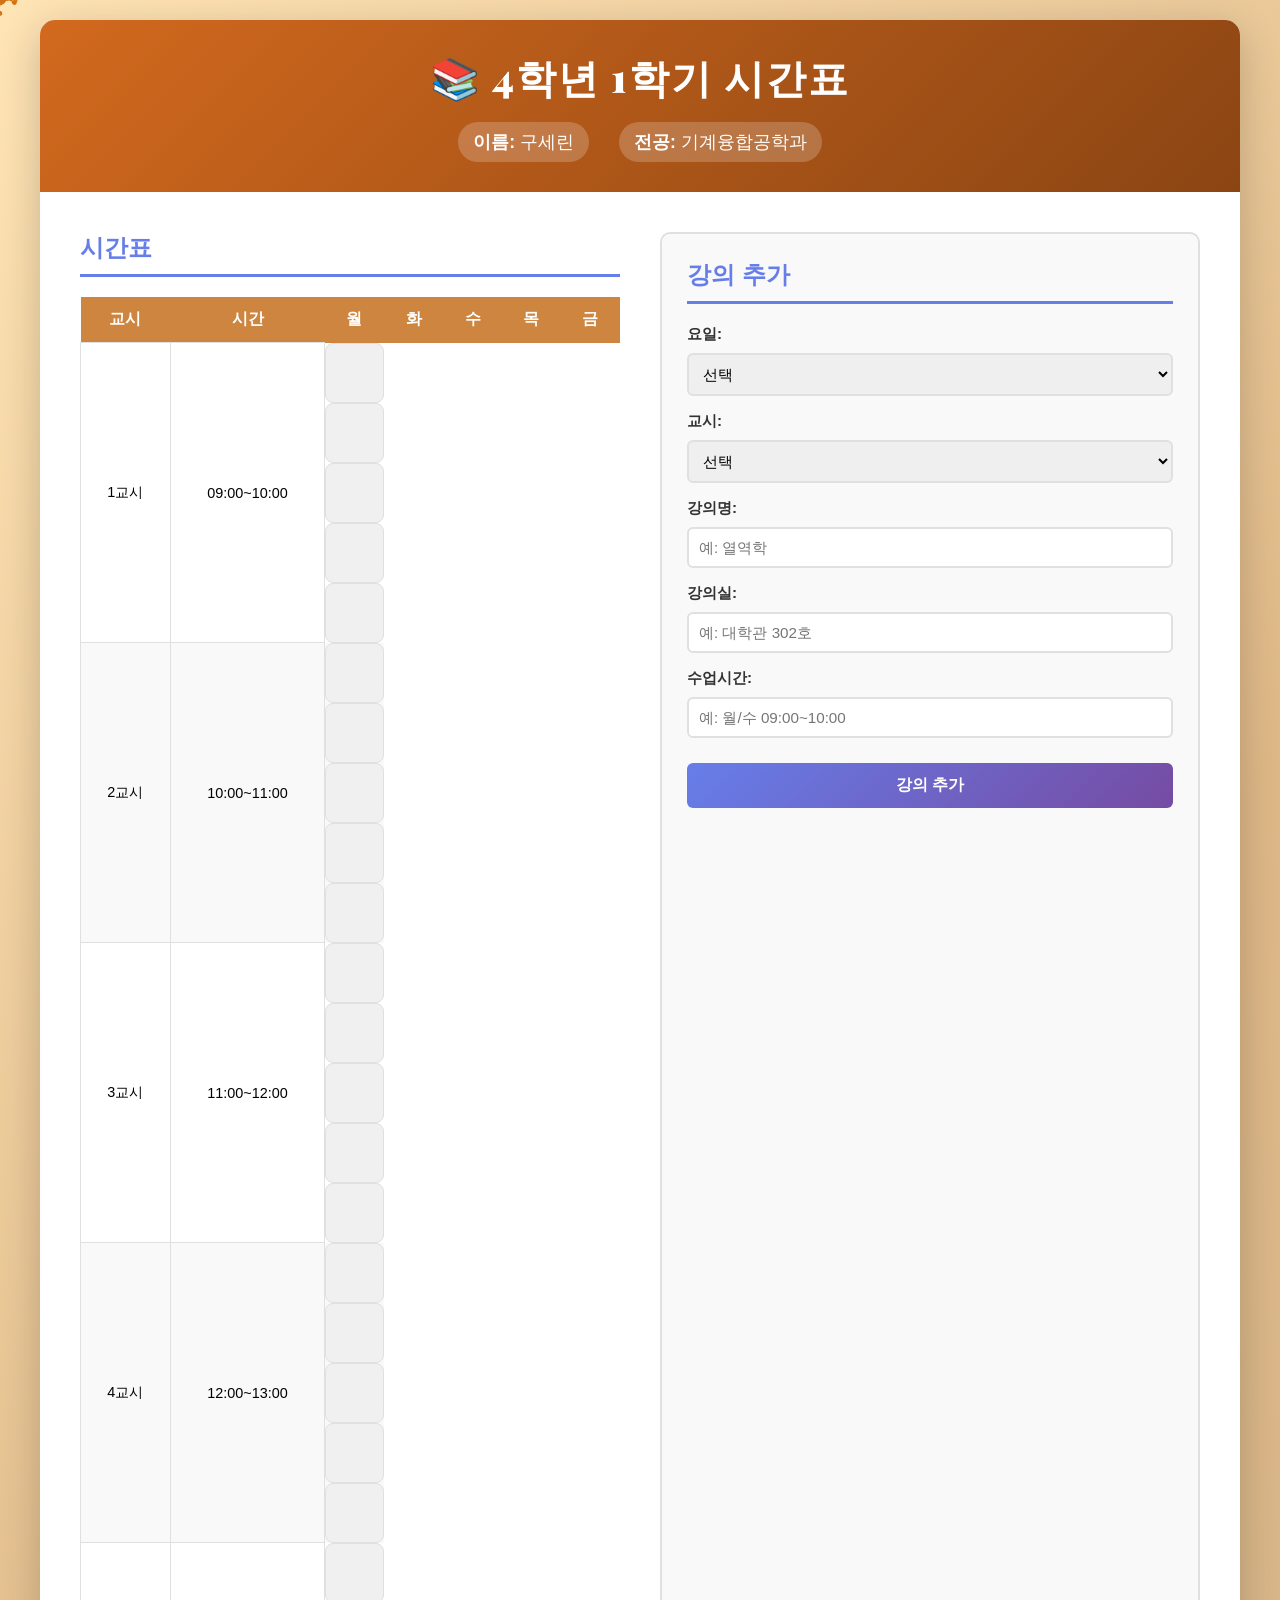
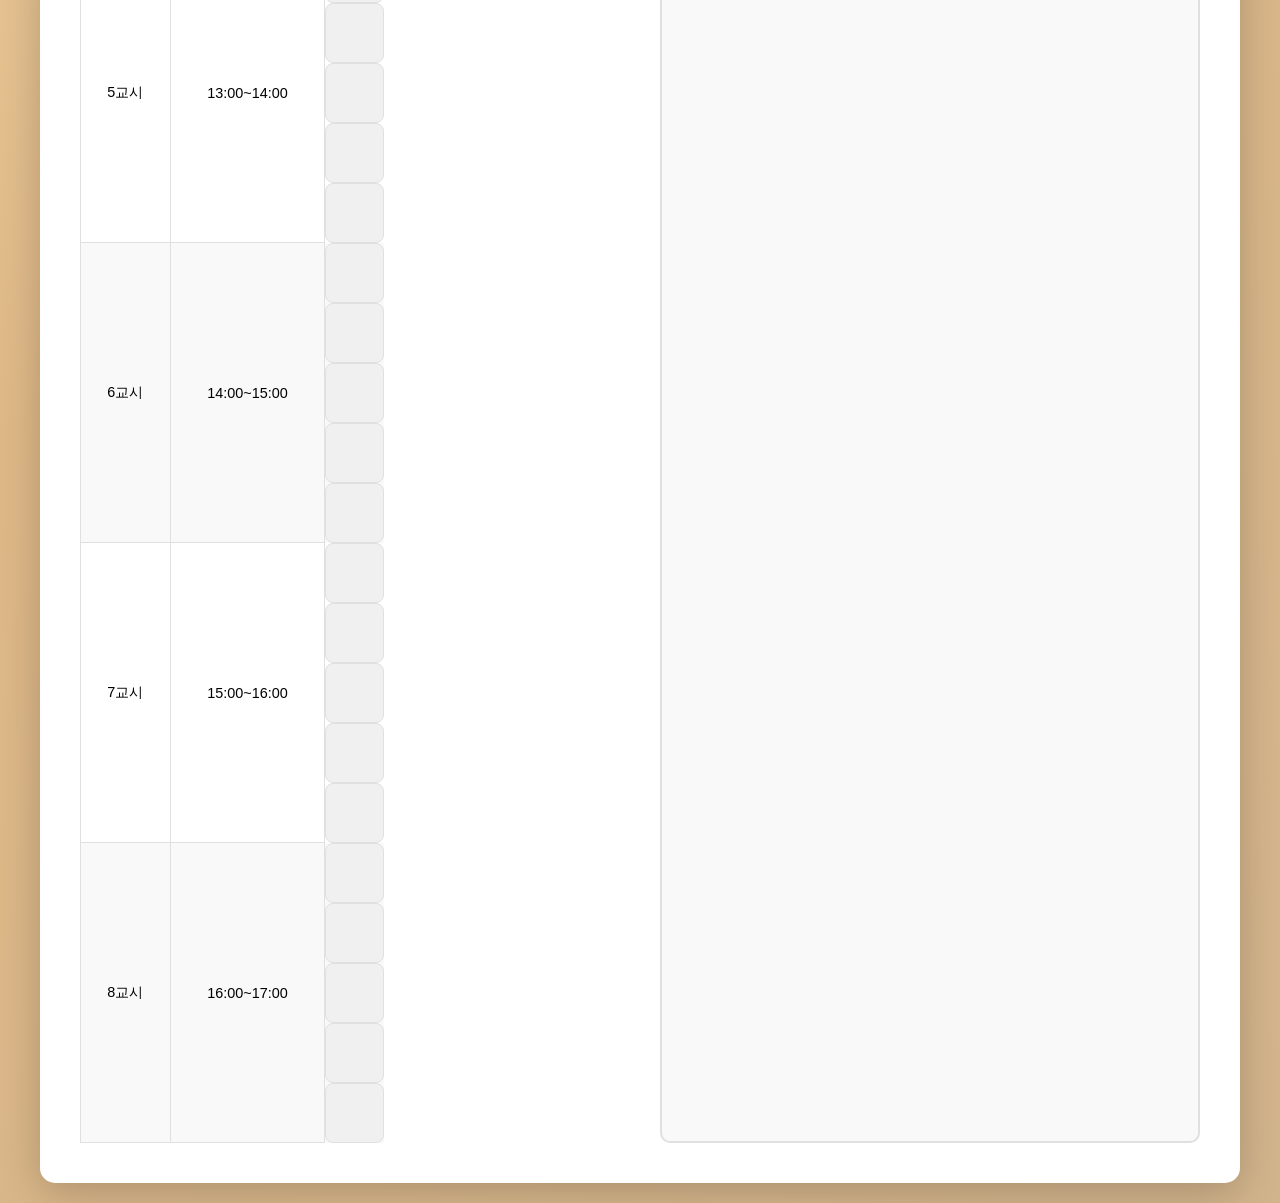
<file: index.html>
<!DOCTYPE html>
<html lang="ko">
<head>
    <meta charset="UTF-8">
    <meta name="viewport" content="width=device-width, initial-scale=1.0">
    <title>4학년 1학기 시간표</title>
    <link rel="preconnect" href="https://fonts.googleapis.com">
    <link rel="preconnect" href="https://fonts.gstatic.com" crossorigin>
    <link href="https://fonts.googleapis.com/css2?family=Playfair+Display:wght@700;900&display=swap" rel="stylesheet">
    <link rel="stylesheet" href="style.css">
</head>
<body>
    <div class="custom-cursor">🥐</div>
    <div class="container">
        <header>
            <h1>📚 4학년 1학기 시간표</h1>
            <div class="student-info">
                <p><strong>이름:</strong> 구세린</p>
                <p><strong>전공:</strong> 기계융합공학과</p>
            </div>
        </header>

        <main>
            <div class="schedule-wrapper">
                <!-- 시간표 -->
                <section class="schedule-section">
                    <h2>시간표</h2>
                    <table class="timetable">
                        <thead>
                            <tr>
                                <th>교시</th>
                                <th>시간</th>
                                <th>월</th>
                                <th>화</th>
                                <th>수</th>
                                <th>목</th>
                                <th>금</th>
                            </tr>
                        </thead>
                        <tbody id="timetableBody">
                            <tr>
                                <td>1교시</td>
                                <td>09:00~10:00</td>
                                <td class="subject" data-day="0" data-period="0"></td>
                                <td class="subject" data-day="1" data-period="0"></td>
                                <td class="subject" data-day="2" data-period="0"></td>
                                <td class="subject" data-day="3" data-period="0"></td>
                                <td class="subject" data-day="4" data-period="0"></td>
                            </tr>
                            <tr>
                                <td>2교시</td>
                                <td>10:00~11:00</td>
                                <td class="subject" data-day="0" data-period="1"></td>
                                <td class="subject" data-day="1" data-period="1"></td>
                                <td class="subject" data-day="2" data-period="1"></td>
                                <td class="subject" data-day="3" data-period="1"></td>
                                <td class="subject" data-day="4" data-period="1"></td>
                            </tr>
                            <tr>
                                <td>3교시</td>
                                <td>11:00~12:00</td>
                                <td class="subject" data-day="0" data-period="2"></td>
                                <td class="subject" data-day="1" data-period="2"></td>
                                <td class="subject" data-day="2" data-period="2"></td>
                                <td class="subject" data-day="3" data-period="2"></td>
                                <td class="subject" data-day="4" data-period="2"></td>
                            </tr>
                            <tr>
                                <td>4교시</td>
                                <td>12:00~13:00</td>
                                <td class="subject" data-day="0" data-period="3"></td>
                                <td class="subject" data-day="1" data-period="3"></td>
                                <td class="subject" data-day="2" data-period="3"></td>
                                <td class="subject" data-day="3" data-period="3"></td>
                                <td class="subject" data-day="4" data-period="3"></td>
                            </tr>
                            <tr>
                                <td>5교시</td>
                                <td>13:00~14:00</td>
                                <td class="subject" data-day="0" data-period="4"></td>
                                <td class="subject" data-day="1" data-period="4"></td>
                                <td class="subject" data-day="2" data-period="4"></td>
                                <td class="subject" data-day="3" data-period="4"></td>
                                <td class="subject" data-day="4" data-period="4"></td>
                            </tr>
                            <tr>
                                <td>6교시</td>
                                <td>14:00~15:00</td>
                                <td class="subject" data-day="0" data-period="5"></td>
                                <td class="subject" data-day="1" data-period="5"></td>
                                <td class="subject" data-day="2" data-period="5"></td>
                                <td class="subject" data-day="3" data-period="5"></td>
                                <td class="subject" data-day="4" data-period="5"></td>
                            </tr>
                            <tr>
                                <td>7교시</td>
                                <td>15:00~16:00</td>
                                <td class="subject" data-day="0" data-period="6"></td>
                                <td class="subject" data-day="1" data-period="6"></td>
                                <td class="subject" data-day="2" data-period="6"></td>
                                <td class="subject" data-day="3" data-period="6"></td>
                                <td class="subject" data-day="4" data-period="6"></td>
                            </tr>
                            <tr>
                                <td>8교시</td>
                                <td>16:00~17:00</td>
                                <td class="subject" data-day="0" data-period="7"></td>
                                <td class="subject" data-day="1" data-period="7"></td>
                                <td class="subject" data-day="2" data-period="7"></td>
                                <td class="subject" data-day="3" data-period="7"></td>
                                <td class="subject" data-day="4" data-period="7"></td>
                            </tr>
                        </tbody>
                    </table>
                </section>

                <!-- 강의 입력 폼 -->
                <section class="form-section">
                    <h2>강의 추가</h2>
                    <form id="scheduleForm">
                        <div class="form-group">
                            <label for="lectureDay">요일:</label>
                            <select id="lectureDay" required>
                                <option value="">선택</option>
                                <option value="0">월</option>
                                <option value="1">화</option>
                                <option value="2">수</option>
                                <option value="3">목</option>
                                <option value="4">금</option>
                            </select>
                        </div>

                        <div class="form-group">
                            <label for="lecturePeriod">교시:</label>
                            <select id="lecturePeriod" required>
                                <option value="">선택</option>
                                <option value="0">1교시 (09:00~10:00)</option>
                                <option value="1">2교시 (10:00~11:00)</option>
                                <option value="2">3교시 (11:00~12:00)</option>
                                <option value="3">4교시 (12:00~13:00)</option>
                                <option value="4">5교시 (13:00~14:00)</option>
                                <option value="5">6교시 (14:00~15:00)</option>
                                <option value="6">7교시 (15:00~16:00)</option>
                                <option value="7">8교시 (16:00~17:00)</option>
                            </select>
                        </div>

                        <div class="form-group">
                            <label for="lectureName">강의명:</label>
                            <input type="text" id="lectureName" placeholder="예: 열역학" required>
                        </div>

                        <div class="form-group">
                            <label for="lectureRoom">강의실:</label>
                            <input type="text" id="lectureRoom" placeholder="예: 대학관 302호" required>
                        </div>

                        <div class="form-group">
                            <label for="lectureTime">수업시간:</label>
                            <input type="text" id="lectureTime" placeholder="예: 월/수 09:00~10:00" required>
                        </div>

                        <button type="submit" class="btn-add">강의 추가</button>
                    </form>
                </section>
            </div>
        </main>
    </div>

    <script src="script.js"></script>
</body>
</html>
</file>
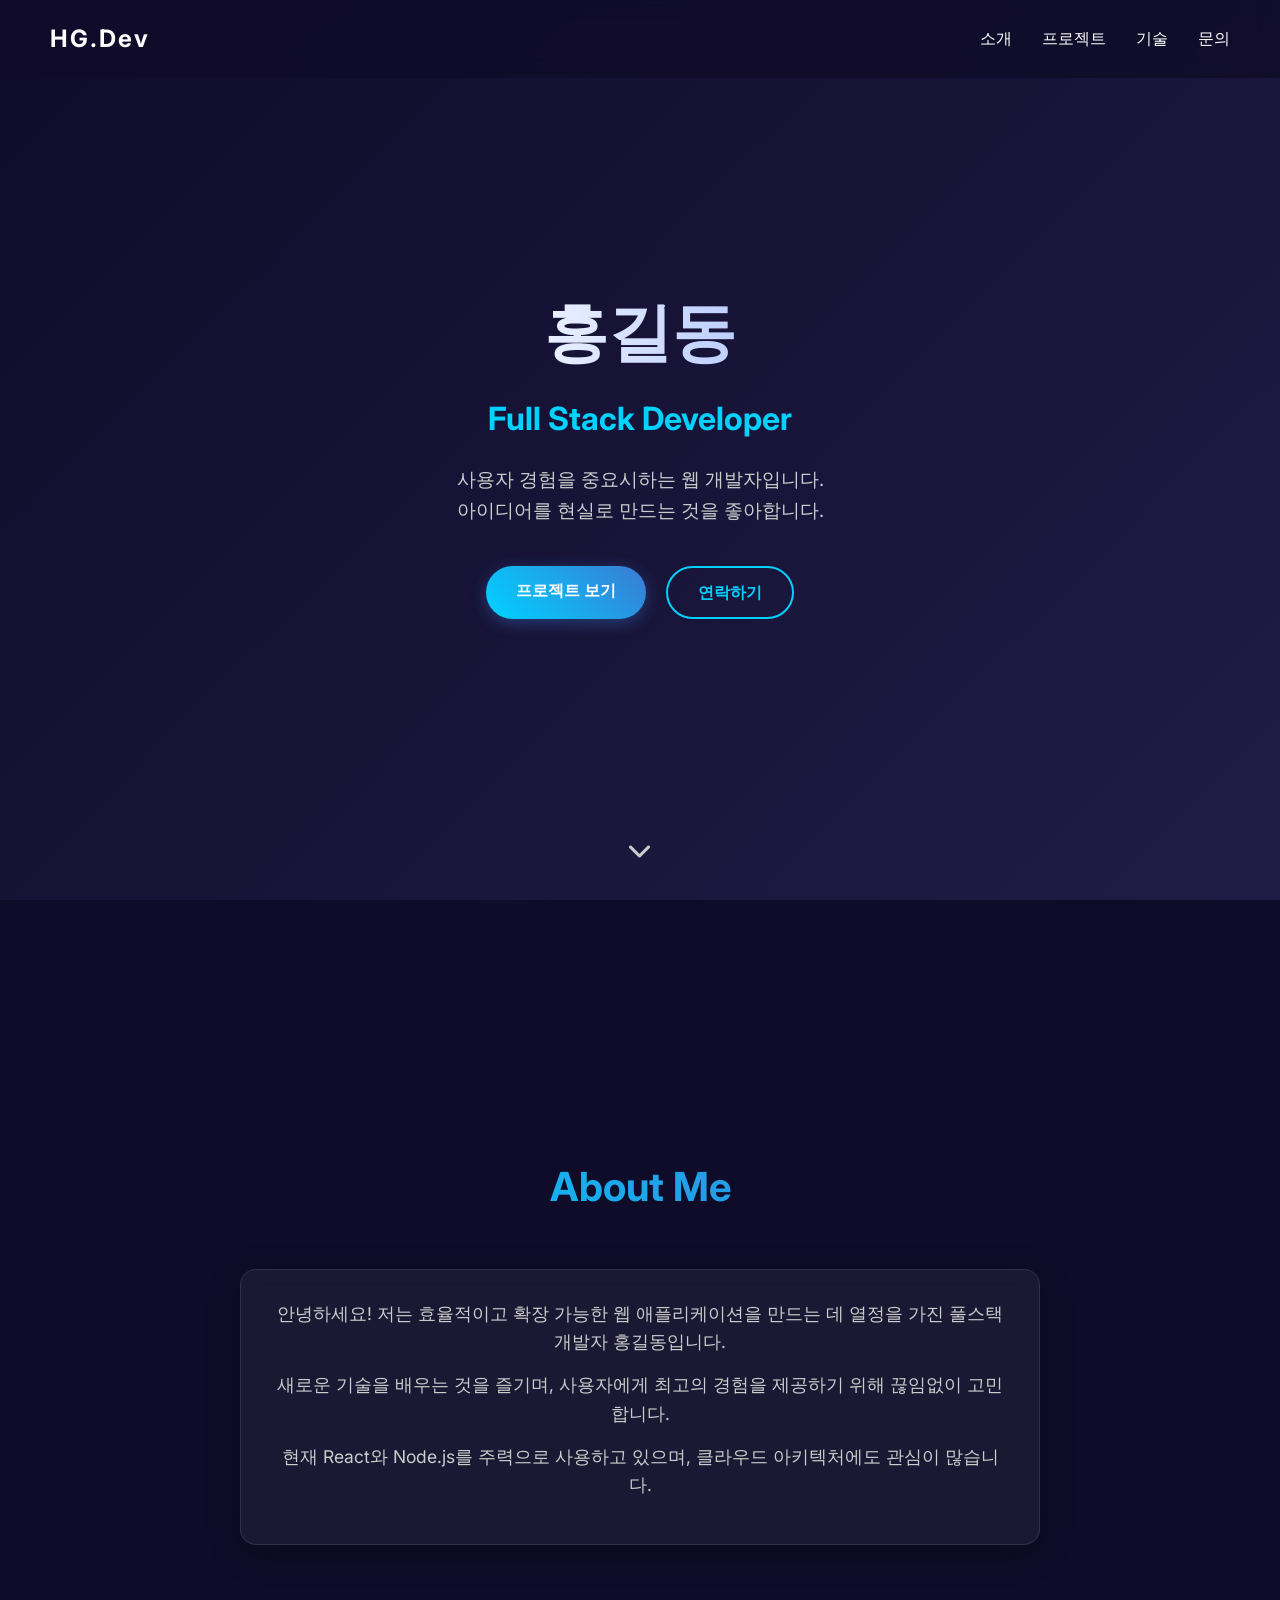
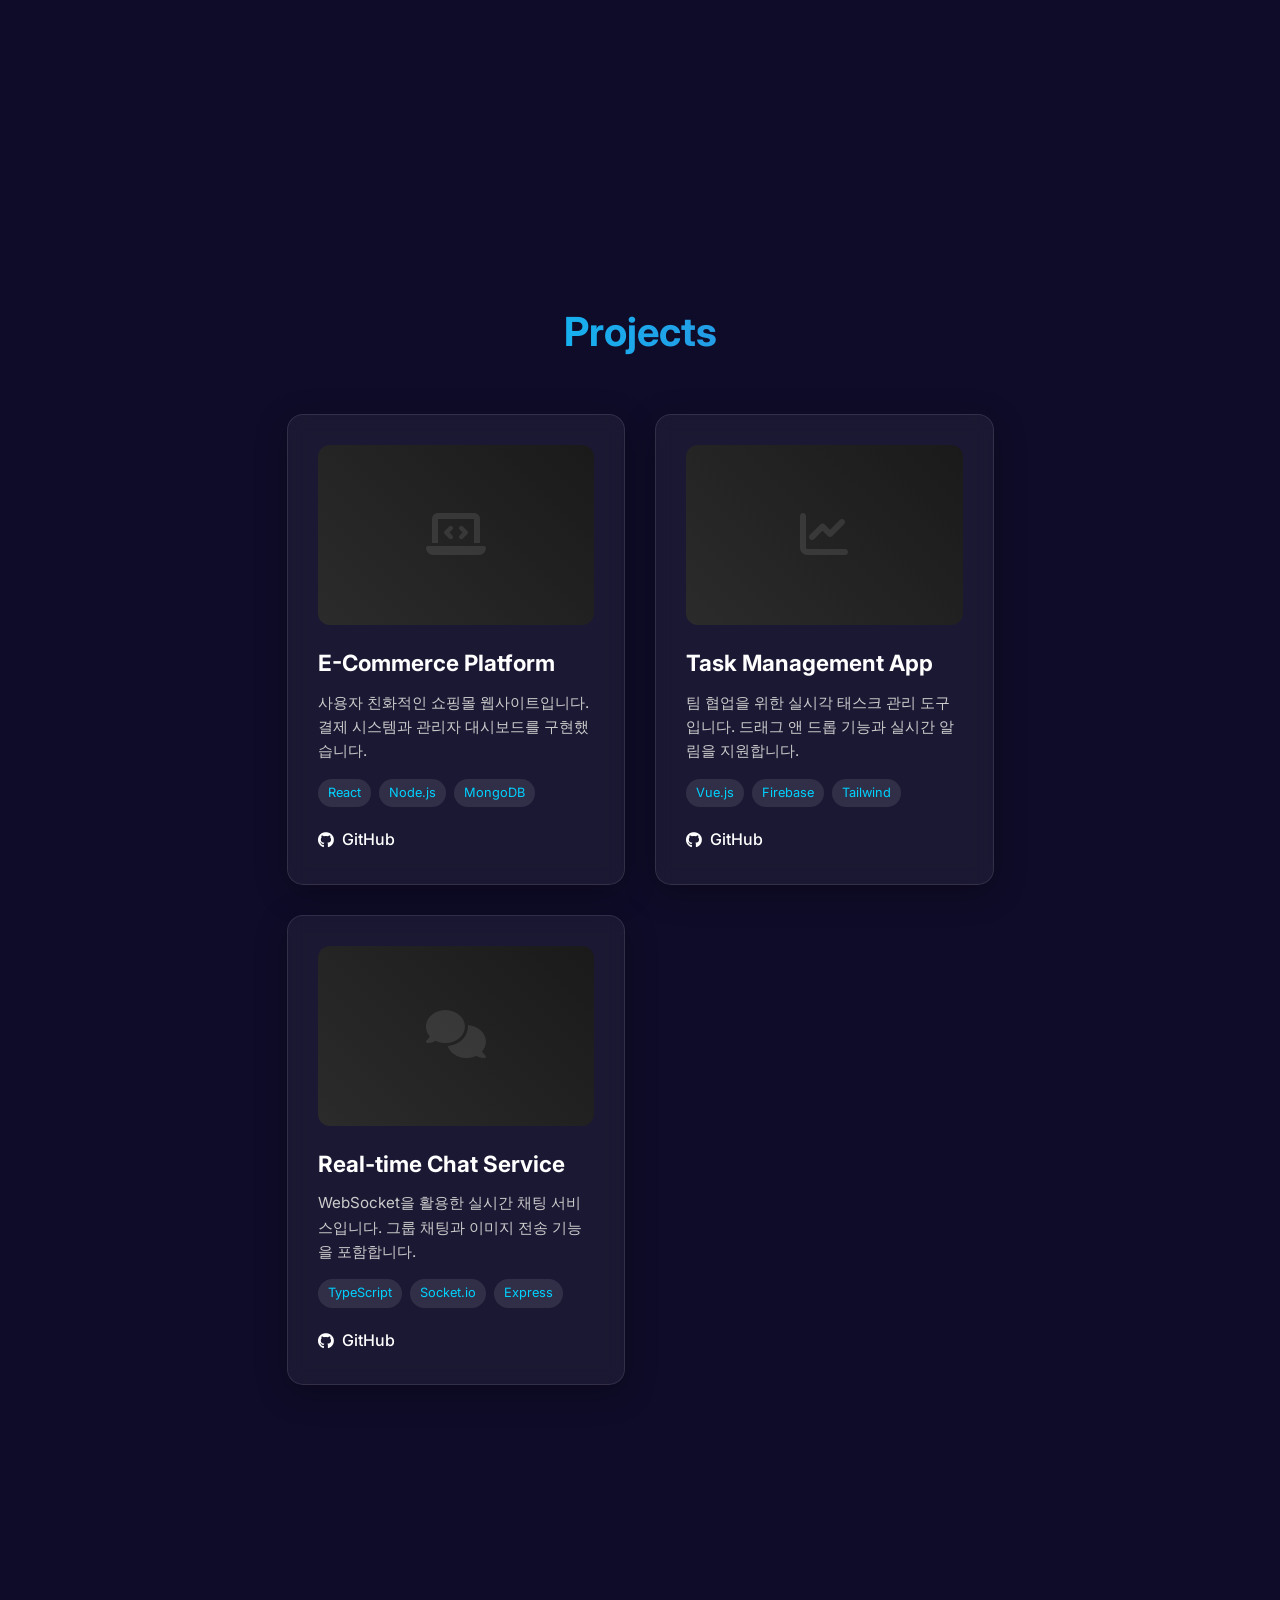
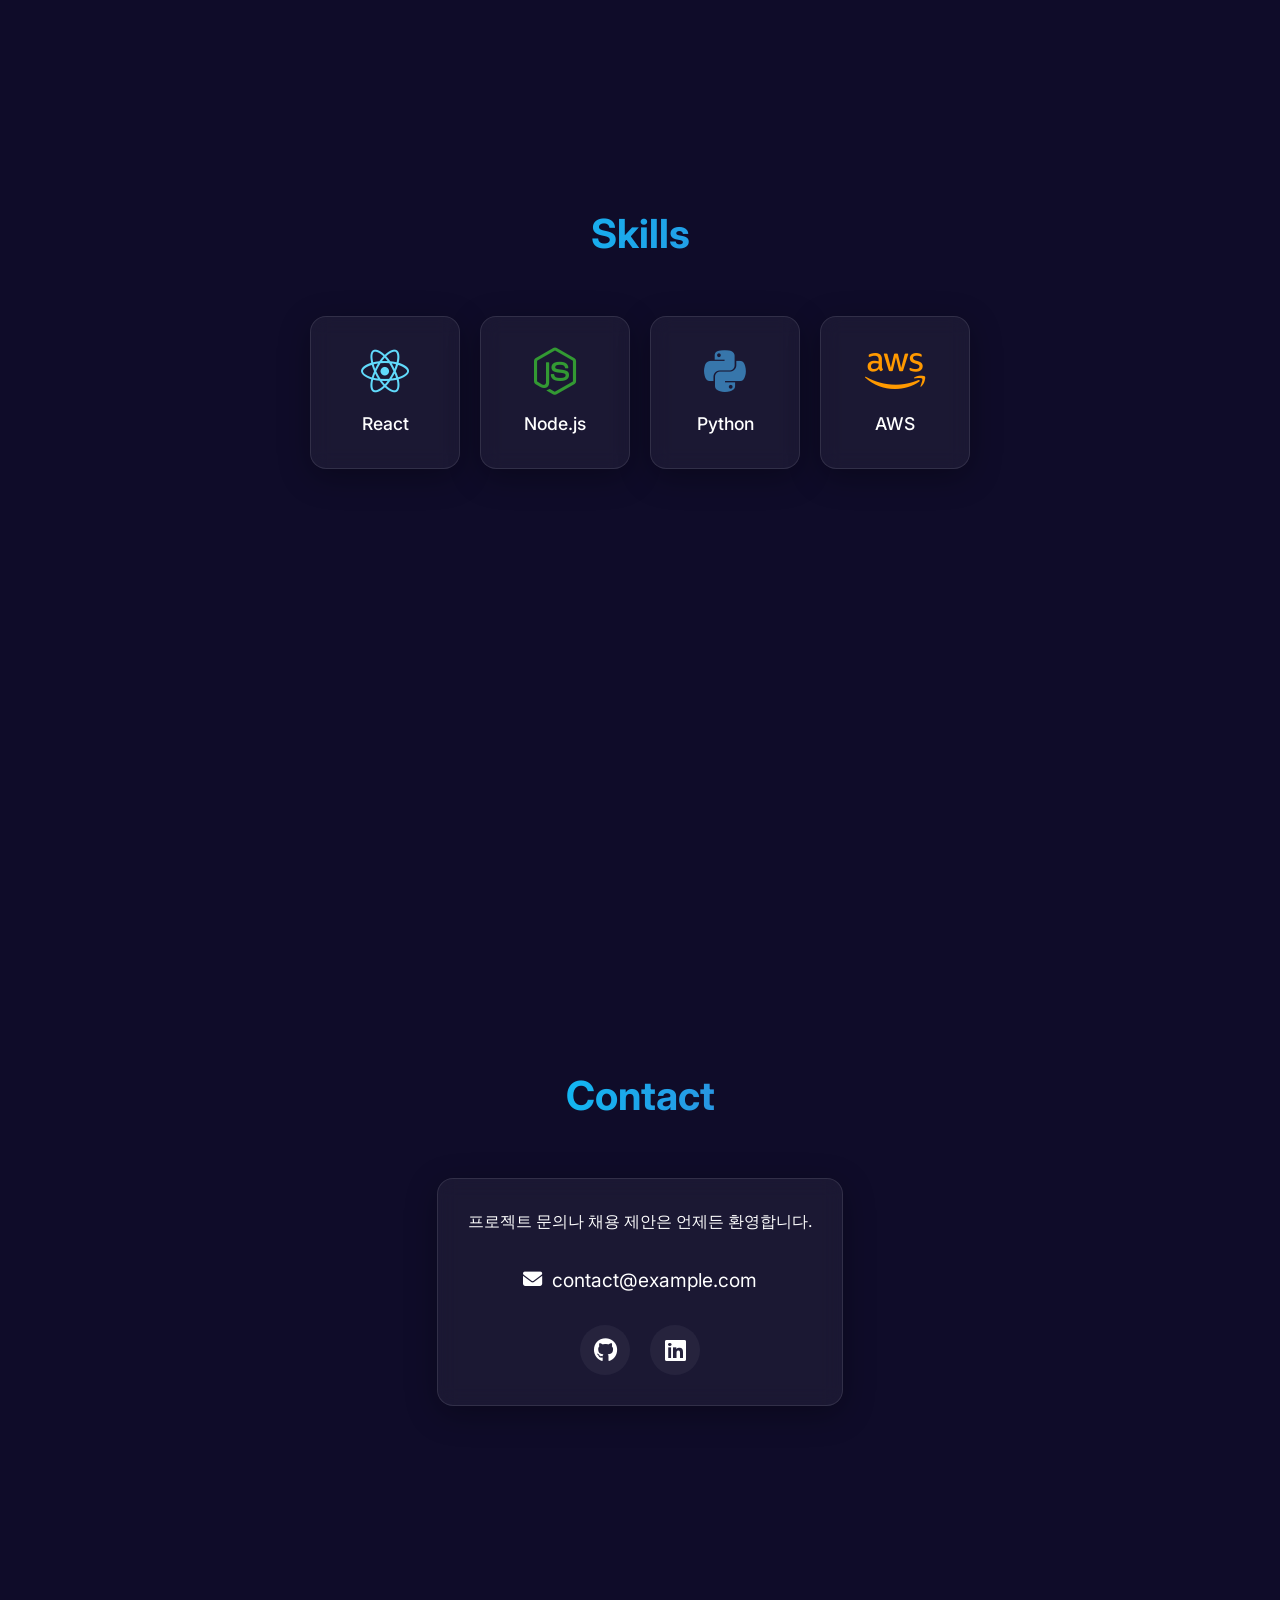
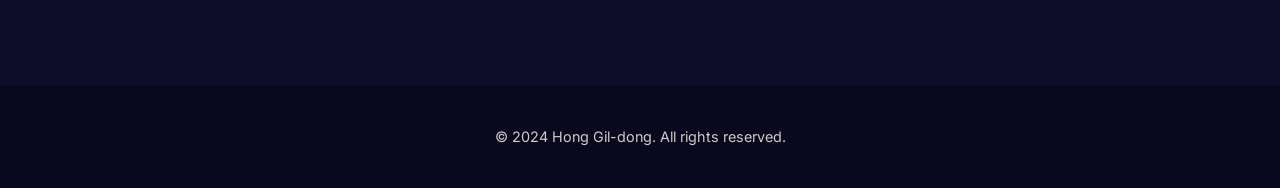
<file: 안티그레비티/index.html>
<!DOCTYPE html>
<html lang="ko">
<head>
    <meta charset="UTF-8">
    <meta name="viewport" content="width=device-width, initial-scale=1.0">
    <title>홍길동 | 풀스택 개발자 포트폴리오</title>
    <meta name="description" content="풀스택 개발자 홍길동의 포트폴리오입니다.">
    <!-- Google Fonts -->
    <link rel="preconnect" href="https://fonts.googleapis.com">
    <link rel="preconnect" href="https://fonts.gstatic.com" crossorigin>
    <link href="https://fonts.googleapis.com/css2?family=Inter:wght@300;400;600;700&display=swap" rel="stylesheet">
    <!-- Font Awesome -->
    <link rel="stylesheet" href="https://cdnjs.cloudflare.com/ajax/libs/font-awesome/6.4.0/css/all.min.css">
    <!-- Custom CSS -->
    <link rel="stylesheet" href="style.css">
</head>
<body>
    <div class="background-gradient"></div>

    <header id="home">
        <nav class="navbar">
            <div class="logo">HG.Dev</div>
            <ul class="nav-links">
                <li><a href="#about">소개</a></li>
                <li><a href="#projects">프로젝트</a></li>
                <li><a href="#skills">기술</a></li>
                <li><a href="#contact">문의</a></li>
            </ul>
            <div class="hamburger">
                <i class="fas fa-bars"></i>
            </div>
        </nav>

        <div class="hero-content">
            <h1 class="fade-in">홍길동</h1>
            <h2 class="fade-in delay-1">Full Stack Developer</h2>
            <p class="fade-in delay-2">사용자 경험을 중요시하는 웹 개발자입니다.<br>아이디어를 현실로 만드는 것을 좋아합니다.</p>
            <div class="cta-buttons fade-in delay-3">
                <a href="#projects" class="btn primary">프로젝트 보기</a>
                <a href="#contact" class="btn secondary">연락하기</a>
            </div>
        </div>
        
        <div class="scroll-down">
            <i class="fas fa-chevron-down"></i>
        </div>
    </header>

    <main>
        <section id="about" class="section">
            <div class="container">
                <h2 class="section-title">About Me</h2>
                <div class="about-content glass-card reveal">
                    <div class="about-text">
                        <p>안녕하세요! 저는 효율적이고 확장 가능한 웹 애플리케이션을 만드는 데 열정을 가진 풀스택 개발자 홍길동입니다.</p>
                        <p>새로운 기술을 배우는 것을 즐기며, 사용자에게 최고의 경험을 제공하기 위해 끊임없이 고민합니다.</p>
                        <p>현재 React와 Node.js를 주력으로 사용하고 있으며, 클라우드 아키텍처에도 관심이 많습니다.</p>
                    </div>
                </div>
            </div>
        </section>

        <section id="projects" class="section">
            <div class="container">
                <h2 class="section-title">Projects</h2>
                <div class="projects-grid">
                    <!-- Project 1 -->
                    <div class="project-card glass-card reveal">
                        <div class="project-image">
                            <!-- Placeholder for project image -->
                            <div class="img-placeholder"><i class="fas fa-laptop-code"></i></div>
                        </div>
                        <div class="project-info">
                            <h3>E-Commerce Platform</h3>
                            <p>사용자 친화적인 쇼핑몰 웹사이트입니다. 결제 시스템과 관리자 대시보드를 구현했습니다.</p>
                            <div class="tech-tags">
                                <span>React</span>
                                <span>Node.js</span>
                                <span>MongoDB</span>
                            </div>
                            <a href="#" class="btn-icon" aria-label="GitHub Link"><i class="fab fa-github"></i> GitHub</a>
                        </div>
                    </div>

                    <!-- Project 2 -->
                    <div class="project-card glass-card reveal delay-1">
                        <div class="project-image">
                            <div class="img-placeholder"><i class="fas fa-chart-line"></i></div>
                        </div>
                        <div class="project-info">
                            <h3>Task Management App</h3>
                            <p>팀 협업을 위한 실시각 태스크 관리 도구입니다. 드래그 앤 드롭 기능과 실시간 알림을 지원합니다.</p>
                            <div class="tech-tags">
                                <span>Vue.js</span>
                                <span>Firebase</span>
                                <span>Tailwind</span>
                            </div>
                            <a href="#" class="btn-icon" aria-label="GitHub Link"><i class="fab fa-github"></i> GitHub</a>
                        </div>
                    </div>

                    <!-- Project 3 -->
                    <div class="project-card glass-card reveal delay-2">
                        <div class="project-image">
                            <div class="img-placeholder"><i class="fas fa-comments"></i></div>
                        </div>
                        <div class="project-info">
                            <h3>Real-time Chat Service</h3>
                            <p>WebSocket을 활용한 실시간 채팅 서비스입니다. 그룹 채팅과 이미지 전송 기능을 포함합니다.</p>
                            <div class="tech-tags">
                                <span>TypeScript</span>
                                <span>Socket.io</span>
                                <span>Express</span>
                            </div>
                            <a href="#" class="btn-icon" aria-label="GitHub Link"><i class="fab fa-github"></i> GitHub</a>
                        </div>
                    </div>
                </div>
            </div>
        </section>

        <section id="skills" class="section">
            <div class="container">
                <h2 class="section-title">Skills</h2>
                <div class="skills-grid">
                    <div class="skill-item glass-card reveal">
                        <i class="fab fa-react" style="color: #61DAFB;"></i>
                        <span>React</span>
                    </div>
                    <div class="skill-item glass-card reveal delay-1">
                        <i class="fab fa-node-js" style="color: #339933;"></i>
                        <span>Node.js</span>
                    </div>
                    <div class="skill-item glass-card reveal delay-2">
                        <i class="fab fa-python" style="color: #3776AB;"></i>
                        <span>Python</span>
                    </div>
                    <div class="skill-item glass-card reveal delay-3">
                        <i class="fab fa-aws" style="color: #FF9900;"></i>
                        <span>AWS</span>
                    </div>
                </div>
            </div>
        </section>

        <section id="contact" class="section">
            <div class="container">
                <h2 class="section-title">Contact</h2>
                <div class="contact-content glass-card reveal">
                    <p>프로젝트 문의나 채용 제안은 언제든 환영합니다.</p>
                    <div class="contact-links">
                        <a href="mailto:contact@example.com" class="contact-btn">
                            <i class="fas fa-envelope"></i> contact@example.com
                        </a>
                        <div class="social-links">
                            <a href="#" aria-label="GitHub"><i class="fab fa-github"></i></a>
                            <a href="#" aria-label="LinkedIn"><i class="fab fa-linkedin"></i></a>
                        </div>
                    </div>
                </div>
            </div>
        </section>
    </main>

    <footer>
        <p>&copy; 2024 Hong Gil-dong. All rights reserved.</p>
    </footer>

    <script src="script.js"></script>
</body>
</html>
</file>
<file: style.css>
* {
    margin: 0;
    padding: 0;
    box-sizing: border-box;
}

body {
    font-family: 'Segoe UI', Tahoma, Geneva, Verdana, sans-serif;
    background: linear-gradient(135deg, #FFE4B5 0%, #DEB887 50%, #D2B48C 100%);
    min-height: 100vh;
    padding: 20px;
    cursor: none;
}

/* 커스텀 커서 */
.custom-cursor {
    position: fixed;
    width: 40px;
    height: 40px;
    font-size: 32px;
    pointer-events: none;
    z-index: 9999;
    display: flex;
    align-items: center;
    justify-content: center;
    transform: translate(-50%, -50%);
    line-height: 1;
}

.container {
    max-width: 1200px;
    margin: 0 auto;
    background: white;
    border-radius: 15px;
    box-shadow: 0 10px 40px rgba(0, 0, 0, 0.2);
    overflow: hidden;
}

/* 헤더 */
header {
    background: linear-gradient(135deg, #D2691E 0%, #8B4513 100%);
    color: white;
    padding: 30px;
    text-align: center;
}

header h1 {
    font-size: 2.5em;
    margin-bottom: 15px;
    font-family: 'Playfair Display', serif;
    font-weight: 900;
    letter-spacing: 2px;
}

.student-info {
    display: flex;
    justify-content: center;
    gap: 30px;
    font-size: 1.1em;
}

.student-info p {
    background: rgba(255, 255, 255, 0.2);
    padding: 8px 15px;
    border-radius: 20px;
}

/* 메인 콘텐츠 */
main {
    padding: 40px;
}

.schedule-wrapper {
    display: grid;
    grid-template-columns: 1fr 1fr;
    gap: 40px;
}

section h2 {
    color: #667eea;
    margin-bottom: 20px;
    font-size: 1.5em;
    border-bottom: 3px solid #667eea;
    padding-bottom: 10px;
}

/* 시간표 */
.schedule-section {
    overflow-x: auto;
}

.timetable {
    width: 100%;
    border-collapse: collapse;
    background: white;
}

.timetable th {
    background: #CD853F;
    color: white;
    padding: 12px;
    text-align: center;
    font-weight: 600;
}

.timetable td {
    border: 1px solid #e0e0e0;
    padding: 12px;
    text-align: center;
    height: 60px;
    vertical-align: middle;
    font-size: 0.9em;
}

.timetable tbody tr:hover {
    background: #f5f5f5;
}

.timetable tbody tr:nth-child(even) {
    background: #f9f9f9;
}

.subject {
    background: linear-gradient(135deg, #667eea 0%, #764ba2 100%);
    color: white;
    cursor: pointer;
    border-radius: 8px;
    padding: 8px;
    transition: transform 0.2s, box-shadow 0.2s;
    min-height: 50px;
    display: flex;
    align-items: center;
    justify-content: center;
}

.subject:hover {
    transform: scale(1.05);
    box-shadow: 0 5px 15px rgba(102, 126, 234, 0.4);
}

.subject.empty {
    background: #f0f0f0;
    color: #999;
    cursor: default;
}

.subject.empty:hover {
    transform: none;
    box-shadow: none;
}

/* 폼 섹션 */
.form-section {
    background: #f9f9f9;
    padding: 25px;
    border-radius: 10px;
    border: 2px solid #e0e0e0;
}

.form-group {
    margin-bottom: 15px;
}

.form-group label {
    display: block;
    margin-bottom: 8px;
    color: #333;
    font-weight: 600;
    font-size: 0.95em;
}

.form-group input,
.form-group select {
    width: 100%;
    padding: 10px;
    border: 2px solid #e0e0e0;
    border-radius: 6px;
    font-size: 0.95em;
    font-family: inherit;
    transition: border-color 0.3s;
}

.form-group input:focus,
.form-group select:focus {
    outline: none;
    border-color: #667eea;
    box-shadow: 0 0 0 3px rgba(102, 126, 234, 0.1);
}

.btn-add {
    width: 100%;
    padding: 12px;
    background: linear-gradient(135deg, #667eea 0%, #764ba2 100%);
    color: white;
    border: none;
    border-radius: 6px;
    font-size: 1em;
    font-weight: 600;
    cursor: pointer;
    transition: transform 0.2s, box-shadow 0.2s;
    margin-top: 10px;
}

.btn-add:hover {
    transform: translateY(-2px);
    box-shadow: 0 5px 20px rgba(102, 126, 234, 0.4);
}

.btn-add:active {
    transform: translateY(0);
}

/* 반응형 디자인 */
@media (max-width: 768px) {
    .schedule-wrapper {
        grid-template-columns: 1fr;
    }

    header {
        padding: 20px;
    }

    header h1 {
        font-size: 1.8em;
    }

    .student-info {
        flex-direction: column;
        gap: 10px;
    }

    main {
        padding: 20px;
    }

    .timetable {
        font-size: 0.85em;
    }

    .timetable th,
    .timetable td {
        padding: 8px;
        height: 50px;
    }
}
</file>
<file: 안티그레비티/style.css>
/* CSS Variables */
:root {
    --bg-color: #0f0c29;
    --primary-color: #7b4397; /* Purple */
    --secondary-color: #dc2430; /* Reddish accent */
    --accent-blue: #00d2ff;
    --accent-purple: #3a7bd5;
    
    --text-color: #ffffff;
    --text-secondary: #cccccc;
    
    --glass-bg: rgba(255, 255, 255, 0.05);
    --glass-border: rgba(255, 255, 255, 0.1);
    --glass-blur: 10px;
    
    --transition: all 0.3s ease;
}

/* Reset & Base Styles */
* {
    margin: 0;
    padding: 0;
    box-sizing: border-box;
}

body {
    font-family: 'Inter', sans-serif;
    color: var(--text-color);
    background-color: var(--bg-color);
    line-height: 1.6;
    overflow-x: hidden;
}

a {
    text-decoration: none;
    color: inherit;
    transition: var(--transition);
}

ul {
    list-style: none;
}

/* Background Gradient */
.background-gradient {
    position: fixed;
    top: 0;
    left: 0;
    width: 100%;
    height: 100%;
    z-index: -1;
    background: linear-gradient(135deg, #0f0c29, #302b63, #24243e);
    background-size: 400% 400%;
    animation: gradientBG 15s ease infinite;
}

@keyframes gradientBG {
    0% { background-position: 0% 50%; }
    50% { background-position: 100% 50%; }
    100% { background-position: 0% 50%; }
}

/* Layout Utilities */
.container {
    max-width: 1200px;
    margin: 0 auto;
    padding: 0 20px;
}

.section {
    padding: 100px 0;
    min-height: 100vh;
    display: flex;
    flex-direction: column;
    justify-content: center;
}

.section-title {
    font-size: 2.5rem;
    margin-bottom: 50px;
    text-align: center;
    background: linear-gradient(to right, var(--accent-blue), var(--accent-purple));
    -webkit-background-clip: text;
    -webkit-text-fill-color: transparent;
    font-weight: 700;
}

/* Glassmorphism Card */
.glass-card {
    background: var(--glass-bg);
    backdrop-filter: blur(var(--glass-blur));
    border: 1px solid var(--glass-border);
    border-radius: 16px;
    padding: 30px;
    box-shadow: 0 8px 32px 0 rgba(0, 0, 0, 0.3);
    transition: var(--transition);
}

.glass-card:hover {
    transform: translateY(-5px);
    box-shadow: 0 12px 40px 0 rgba(0, 0, 0, 0.4);
    border-color: rgba(255, 255, 255, 0.2);
}

/* Header & Navigation */
.navbar {
    position: fixed;
    top: 0;
    width: 100%;
    padding: 20px 50px;
    display: flex;
    justify-content: space-between;
    align-items: center;
    z-index: 1000;
    background: rgba(15, 12, 41, 0.8);
    backdrop-filter: blur(10px);
}

.logo {
    font-size: 1.5rem;
    font-weight: 700;
    letter-spacing: 2px;
}

.nav-links {
    display: flex;
    gap: 30px;
}

.nav-links a {
    font-weight: 500;
    font-size: 1rem;
    position: relative;
}

.nav-links a::after {
    content: '';
    position: absolute;
    width: 0;
    height: 2px;
    bottom: -5px;
    left: 0;
    background: var(--accent-blue);
    transition: var(--transition);
}

.nav-links a:hover::after {
    width: 100%;
}

.hamburger {
    display: none;
    font-size: 1.5rem;
    cursor: pointer;
}

/* Hero Section */
header {
    height: 100vh;
    display: flex;
    flex-direction: column;
    justify-content: center;
    align-items: center;
    text-align: center;
    padding: 0 20px;
    position: relative;
}

.hero-content h1 {
    font-size: 4rem;
    margin-bottom: 10px;
    background: linear-gradient(to right, #ffffff, #a8c0ff);
    -webkit-background-clip: text;
    -webkit-text-fill-color: transparent;
}

.hero-content h2 {
    font-size: 2rem;
    color: var(--accent-blue);
    margin-bottom: 20px;
}

.hero-content p {
    font-size: 1.2rem;
    max-width: 600px;
    margin: 0 auto 40px;
    color: var(--text-secondary);
}

.cta-buttons {
    display: flex;
    gap: 20px;
    justify-content: center;
}

.btn {
    padding: 12px 30px;
    border-radius: 30px;
    font-weight: 600;
    cursor: pointer;
    transition: var(--transition);
}

.btn.primary {
    background: linear-gradient(45deg, var(--accent-blue), var(--accent-purple));
    color: #fff;
    border: none;
    box-shadow: 0 4px 15px rgba(58, 123, 213, 0.4);
}

.btn.primary:hover {
    box-shadow: 0 6px 20px rgba(58, 123, 213, 0.6);
    transform: scale(1.05);
}

.btn.secondary {
    background: transparent;
    border: 2px solid var(--accent-blue);
    color: var(--accent-blue);
}

.btn.secondary:hover {
    background: rgba(0, 210, 255, 0.1);
    transform: scale(1.05);
}

.scroll-down {
    position: absolute;
    bottom: 30px;
    animation: bounce 2s infinite;
    font-size: 1.5rem;
    color: var(--text-secondary);
}

@keyframes bounce {
    0%, 20%, 50%, 80%, 100% { transform: translateY(0); }
    40% { transform: translateY(-10px); }
    60% { transform: translateY(-5px); }
}

/* About Section */
.about-content {
    max-width: 800px;
    margin: 0 auto;
    text-align: center;
}

.about-text p {
    margin-bottom: 15px;
    font-size: 1.1rem;
    color: var(--text-secondary);
}

/* Projects Section */
.projects-grid {
    display: grid;
    grid-template-columns: repeat(auto-fit, minmax(300px, 1fr));
    gap: 30px;
}

.project-image {
    height: 180px;
    background: linear-gradient(45deg, #2b2b2b, #1a1a1a);
    border-radius: 12px;
    margin-bottom: 20px;
    display: flex;
    justify-content: center;
    align-items: center;
    overflow: hidden;
}

.img-placeholder {
    font-size: 3rem;
    color: rgba(255, 255, 255, 0.1);
}

.project-info h3 {
    margin-bottom: 10px;
    font-size: 1.4rem;
}

.project-info p {
    color: var(--text-secondary);
    font-size: 0.95rem;
    margin-bottom: 15px;
    min-height: 4.5em; /* approximate 3 lines */
}

.tech-tags {
    display: flex;
    flex-wrap: wrap;
    gap: 8px;
    margin-bottom: 20px;
}

.tech-tags span {
    background: rgba(255, 255, 255, 0.1);
    padding: 4px 10px;
    border-radius: 15px;
    font-size: 0.8rem;
    color: var(--accent-blue);
}

.btn-icon {
    display: inline-flex;
    align-items: center;
    gap: 8px;
    color: #fff;
    font-weight: 500;
}

.btn-icon:hover {
    color: var(--accent-blue);
}

/* Skills Section */
.skills-grid {
    display: grid;
    grid-template-columns: repeat(auto-fit, minmax(150px, 1fr));
    gap: 20px;
    max-width: 1000px;
    margin: 0 auto;
}

.skill-item {
    display: flex;
    flex-direction: column;
    align-items: center;
    justify-content: center;
    padding: 30px;
    gap: 15px;
}

.skill-item i {
    font-size: 3rem;
    transition: var(--transition);
}

.skill-item:hover i {
    transform: scale(1.2);
}

.skill-item span {
    font-size: 1.1rem;
    font-weight: 500;
}

/* Contact Section */
.contact-content {
    text-align: center;
    max-width: 600px;
    margin: 0 auto;
}

.contact-links {
    margin-top: 30px;
    display: flex;
    flex-direction: column;
    gap: 20px;
    align-items: center;
}

.contact-btn {
    font-size: 1.2rem;
    display: flex;
    align-items: center;
    gap: 10px;
}

.contact-btn:hover {
    color: var(--accent-purple);
}

.social-links {
    display: flex;
    gap: 20px;
    margin-top: 10px;
}

.social-links a {
    font-size: 1.5rem;
    padding: 10px;
    background: rgba(255, 255, 255, 0.05);
    border-radius: 50%;
    width: 50px;
    height: 50px;
    display: flex;
    justify-content: center;
    align-items: center;
}

.social-links a:hover {
    background: var(--accent-blue);
    transform: translateY(-3px);
}

/* Footer */
footer {
    text-align: center;
    padding: 40px 0;
    background: rgba(0, 0, 0, 0.3);
    color: var(--text-secondary);
    font-size: 0.9rem;
}

/* Animations */
.fade-in {
    opacity: 0;
    transform: translateY(20px);
    animation: fadeIn 1s ease forwards;
}

.delay-1 { animation-delay: 0.2s; }
.delay-2 { animation-delay: 0.4s; }
.delay-3 { animation-delay: 0.6s; }

@keyframes fadeIn {
    to {
        opacity: 1;
        transform: translateY(0);
    }
}

.reveal {
    opacity: 0;
    transform: translateY(30px);
    transition: all 0.8s ease;
}

.reveal.active {
    opacity: 1;
    transform: translateY(0);
}

/* Responsive */
@media (max-width: 768px) {
    .navbar {
        padding: 20px;
    }
    
    .nav-links {
        display: none;
    }
    
    .hamburger {
        display: block;
    }
    
    .hero-content h1 {
        font-size: 2.5rem;
    }
    
    .section-title {
        font-size: 2rem;
    }
}
</file>
